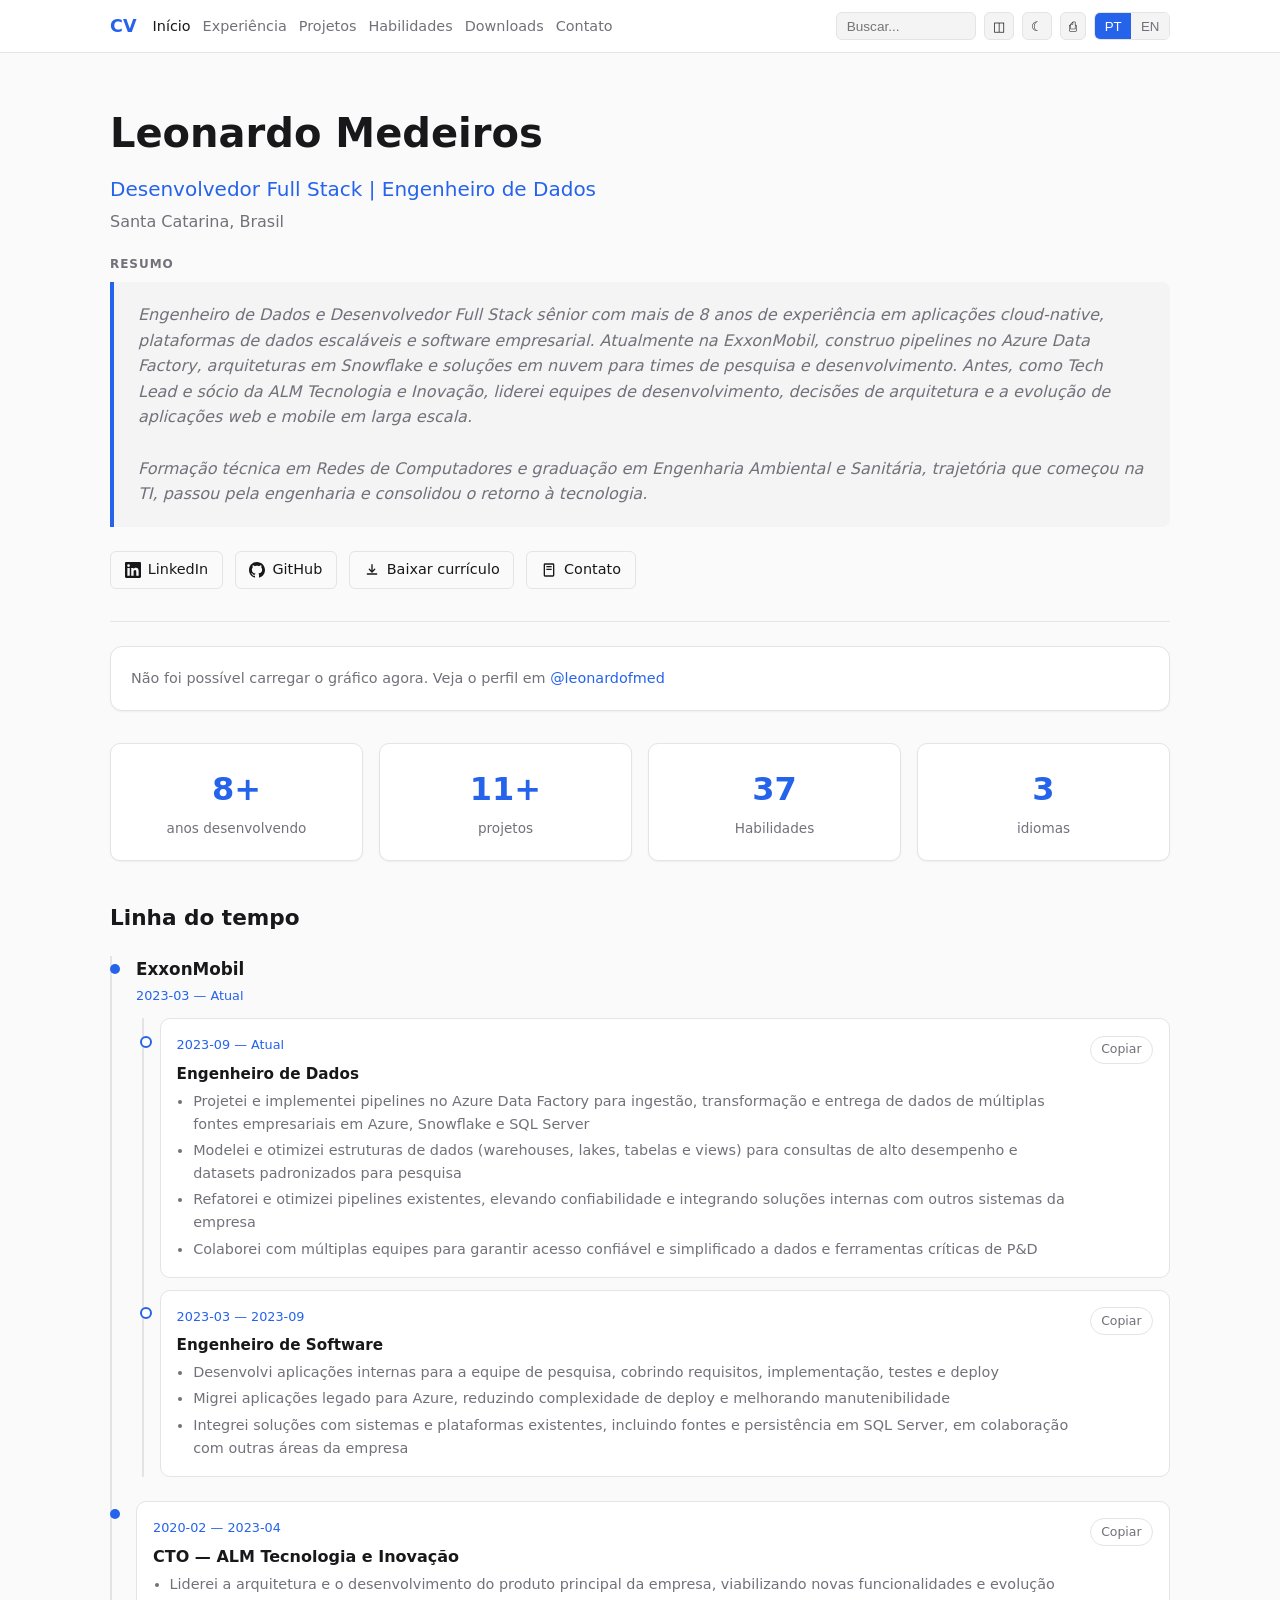
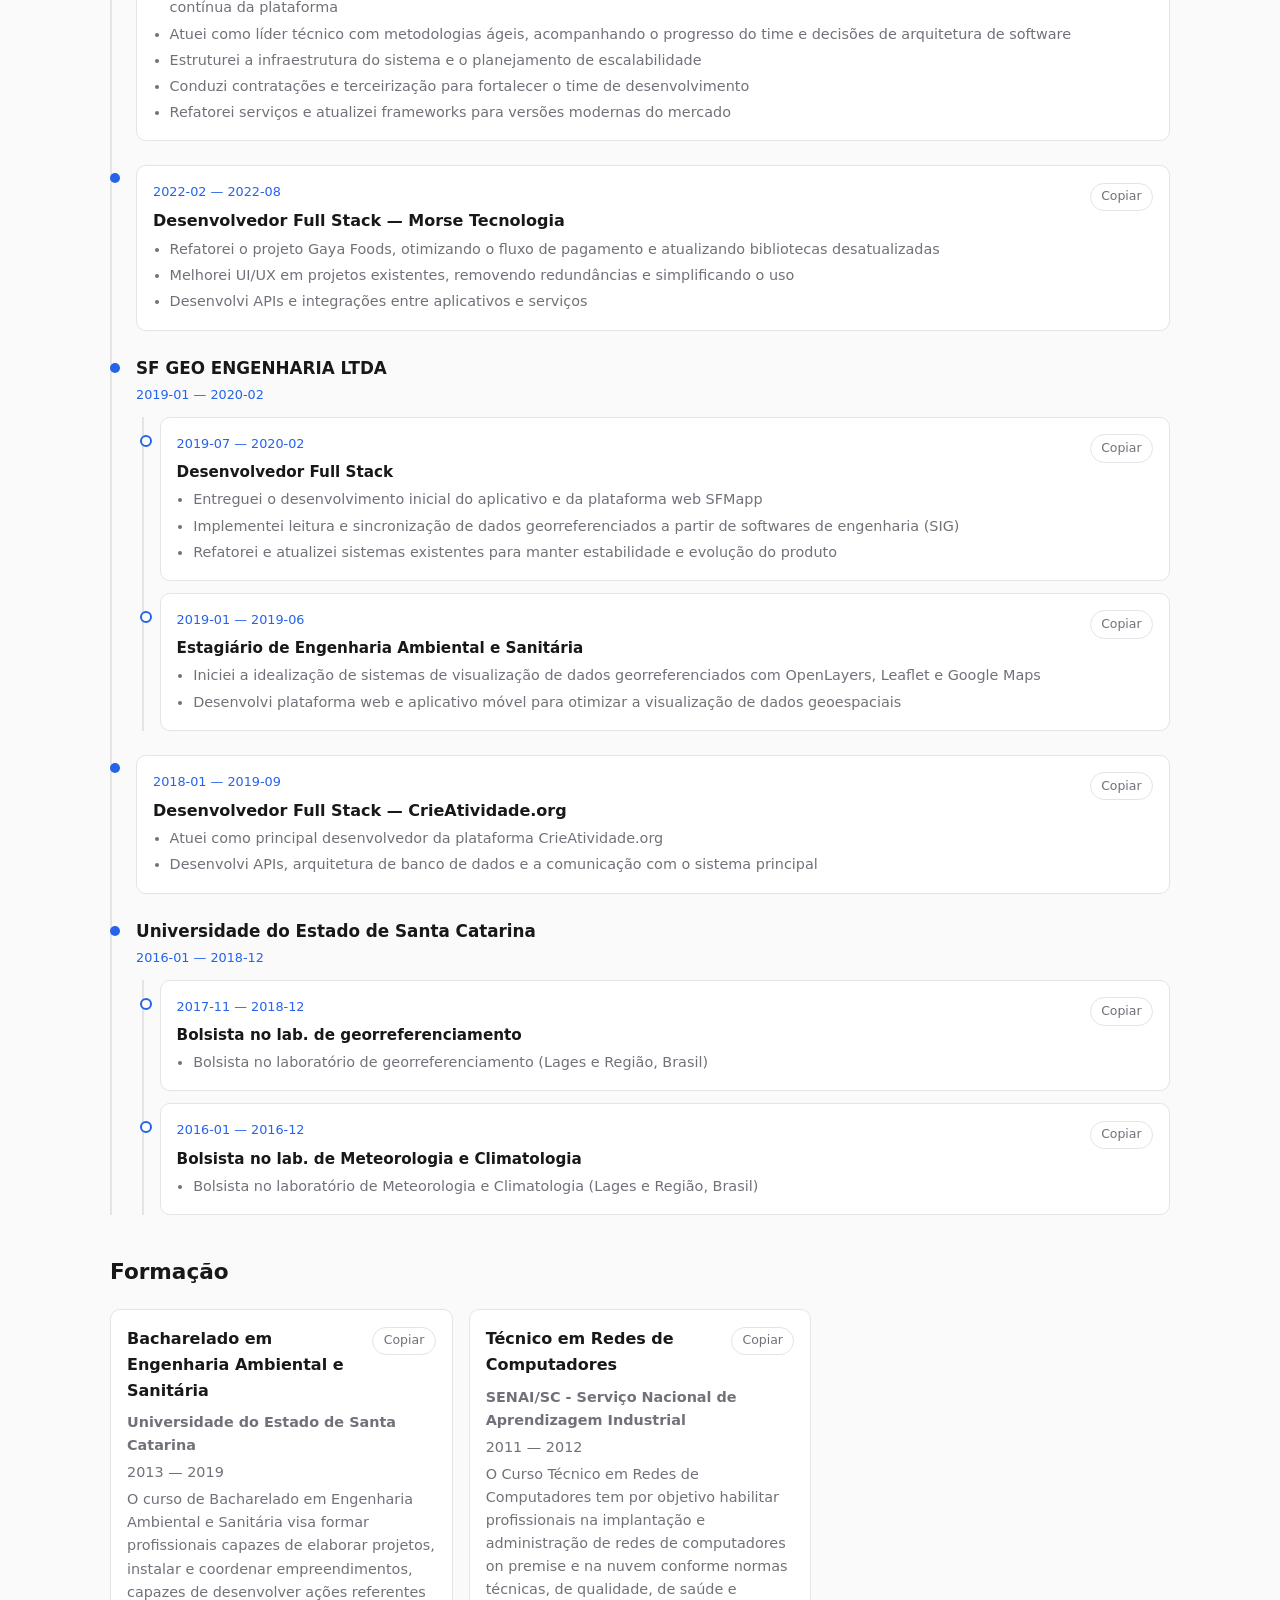
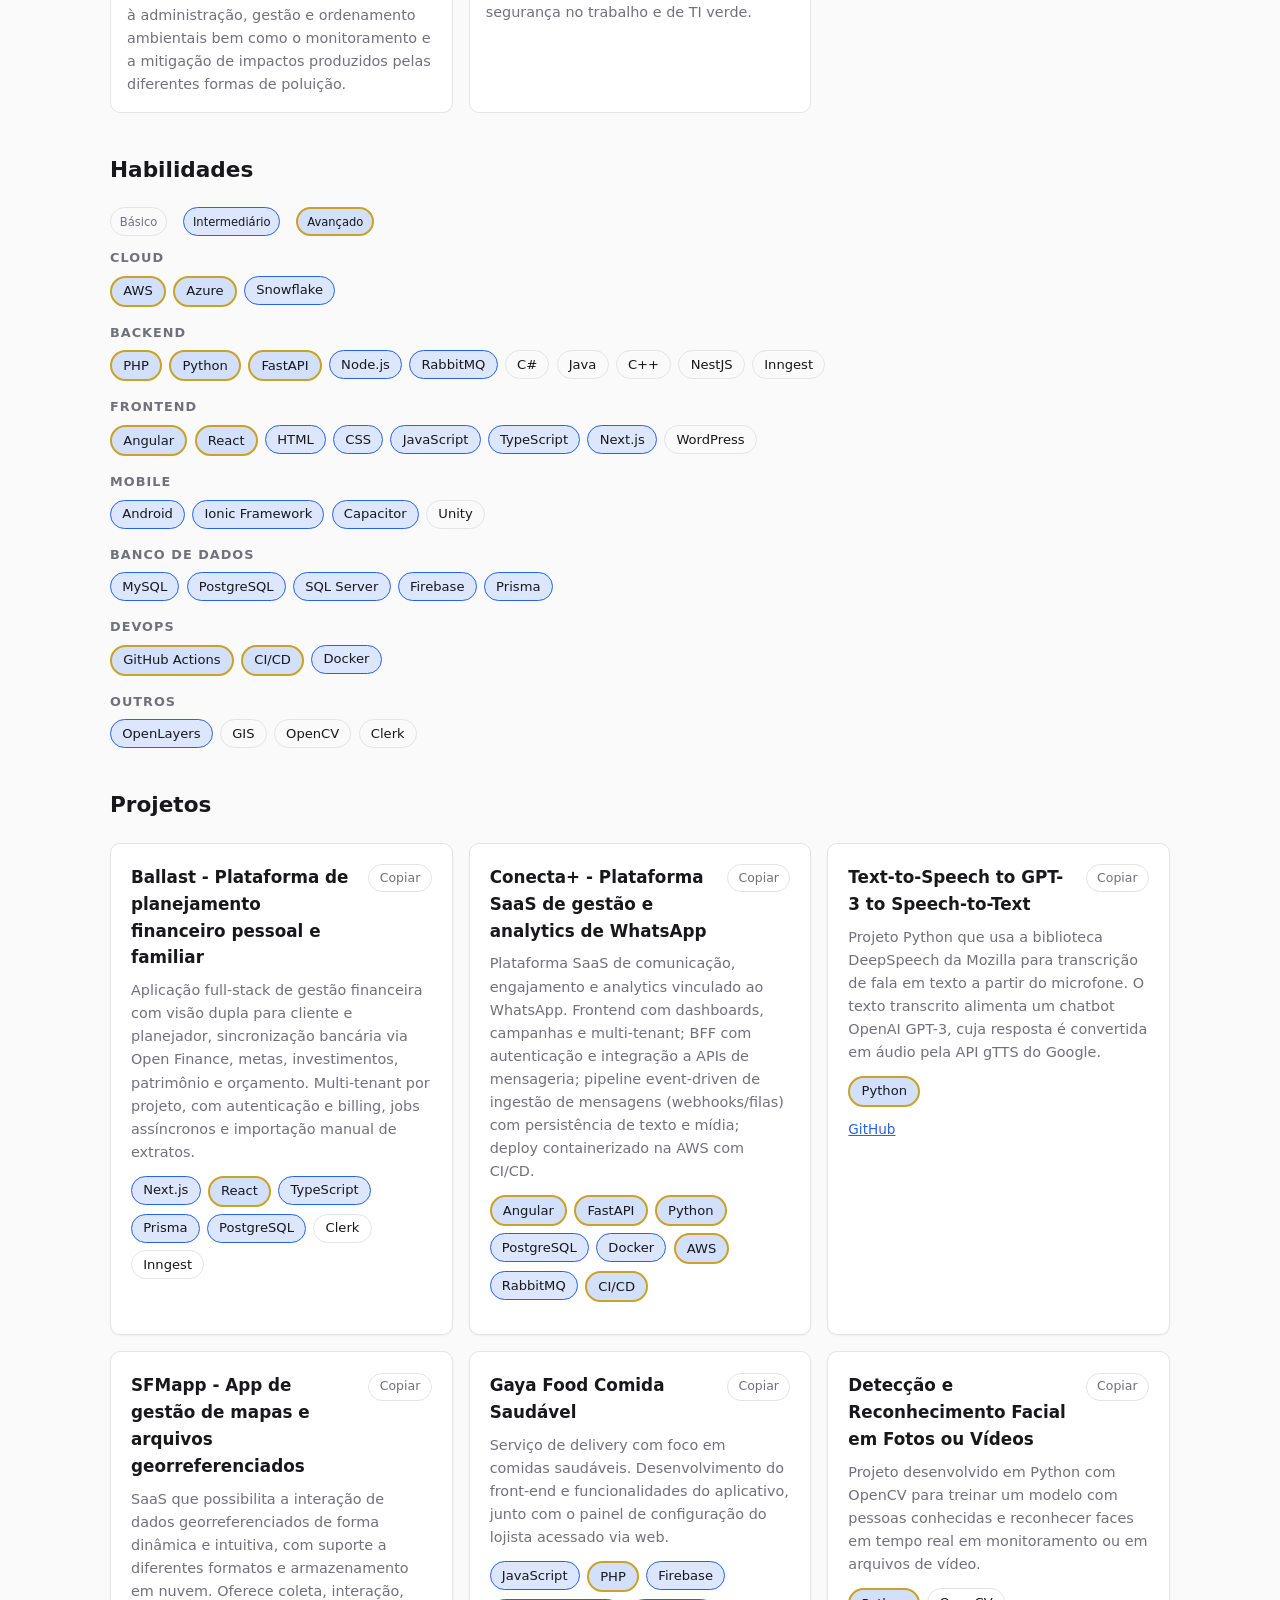
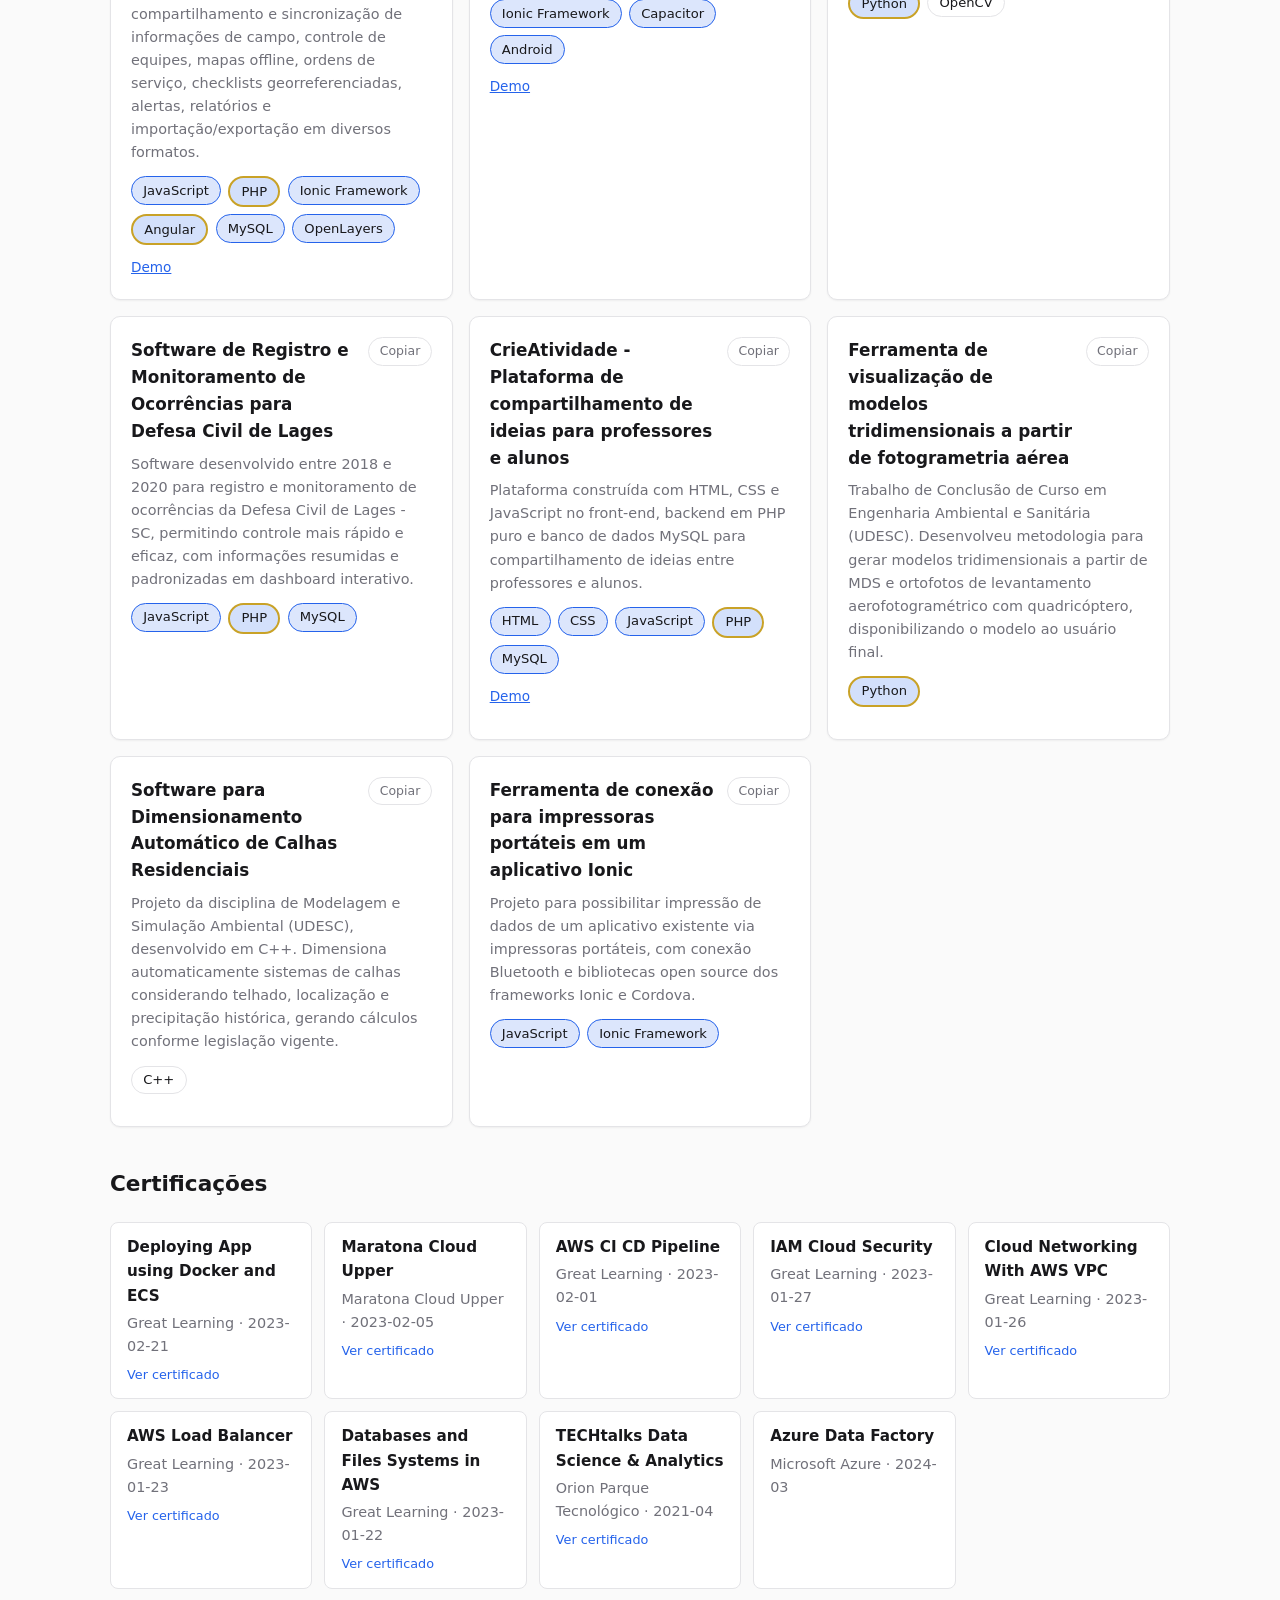
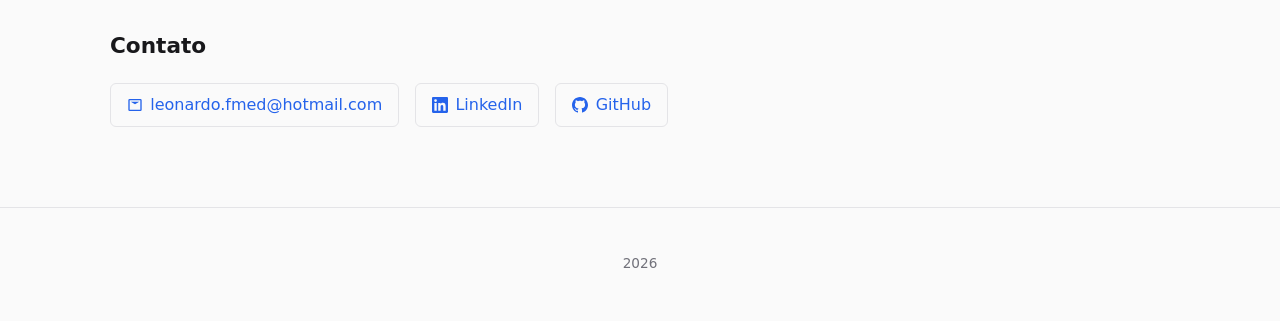
<file: index.html>
<!doctype html>
<html lang="pt" data-beasties-container>
<head>
  <meta charset="utf-8">
  <title>Curriculum</title>
  <base href="/">
  <meta name="viewport" content="width=device-width, initial-scale=1">
  <meta name="description" content="Professional profile and resume platform">
  <meta property="og:type" content="profile">
  <link rel="icon" type="image/x-icon" href="favicon.ico">
  <script>
    (function () {
      var stored = localStorage.getItem('curriculum-theme');
      var dark;
      if (stored === 'dark') dark = true;
      else if (stored === 'light') dark = false;
      else dark = window.matchMedia('(prefers-color-scheme: dark)').matches;
      document.documentElement.setAttribute('data-theme', dark ? 'dark' : 'light');
    })();
  </script>
<style>@media print{body{background:#fff;color:#000;font-size:11pt}}:root{--bg:#fafafa;--surface:#ffffff;--surface-2:#f4f4f5;--text:#18181b;--text-muted:#71717a;--border:#e4e4e7;--accent:#2563eb;--shadow-sm:0 1px 2px rgba(0, 0, 0, .05);--shadow:0 4px 12px rgba(0, 0, 0, .08);--contrib-0:#ebedf0;--contrib-1:#9be9a8;--contrib-2:#40c463;--contrib-3:#30a14e;--contrib-4:#216e39}*{box-sizing:border-box}html{scroll-behavior:smooth}body{margin:0;font-family:Segoe UI,system-ui,-apple-system,sans-serif;background:var(--bg);color:var(--text);line-height:1.6}</style><link rel="stylesheet" href="styles-5BHSO7VQ.css" media="print" onload="this.media='all'"><noscript><link rel="stylesheet" href="styles-5BHSO7VQ.css"></noscript></head>
<body>
  <app-root></app-root>
<link rel="modulepreload" href="chunk-62UPCIAF.js"><link rel="modulepreload" href="chunk-LYLGS6MD.js"><link rel="modulepreload" href="chunk-IBMKZVDB.js"><link rel="modulepreload" href="chunk-3UAG3ARE.js"><script src="polyfills-5CFQRCPP.js" type="module"></script><script src="main-ZI5BQGK4.js" type="module"></script></body>
</html>
</file>
<file: styles-5BHSO7VQ.css>
@media print{.no-print,app-header,app-footer,.filter-banner,.project-card__links,.hero__links{display:none!important}body{background:#fff;color:#000;font-size:11pt}.main{max-width:none;padding:0}app-section-title{page-break-after:avoid}.timeline__item,.project-card,.stat-card{break-inside:avoid;box-shadow:none;border:1px solid #ccc}}:root,[data-theme=light]{--bg: #fafafa;--surface: #ffffff;--surface-2: #f4f4f5;--text: #18181b;--text-muted: #71717a;--border: #e4e4e7;--accent: #2563eb;--shadow-sm: 0 1px 2px rgba(0, 0, 0, .05);--shadow: 0 4px 12px rgba(0, 0, 0, .08);--contrib-0: #ebedf0;--contrib-1: #9be9a8;--contrib-2: #40c463;--contrib-3: #30a14e;--contrib-4: #216e39}[data-theme=dark]{--bg: #09090b;--surface: #18181b;--surface-2: #27272a;--text: #fafafa;--text-muted: #a1a1aa;--border: #3f3f46;--accent: #3b82f6;--shadow-sm: 0 1px 2px rgba(0, 0, 0, .3);--shadow: 0 4px 12px rgba(0, 0, 0, .4);--contrib-0: #161b22;--contrib-1: #0e4429;--contrib-2: #006d32;--contrib-3: #26a641;--contrib-4: #39d353}[data-view-mode=recruiter] .no-print,[data-view-mode=recruiter] app-books-section,[data-view-mode=recruiter] #books,[data-view-mode=recruiter] #articles{display:none!important}*{box-sizing:border-box}html{scroll-behavior:smooth}body{margin:0;font-family:Segoe UI,system-ui,-apple-system,sans-serif;background:var(--bg);color:var(--text);line-height:1.6}a{color:var(--accent)}
</file>
